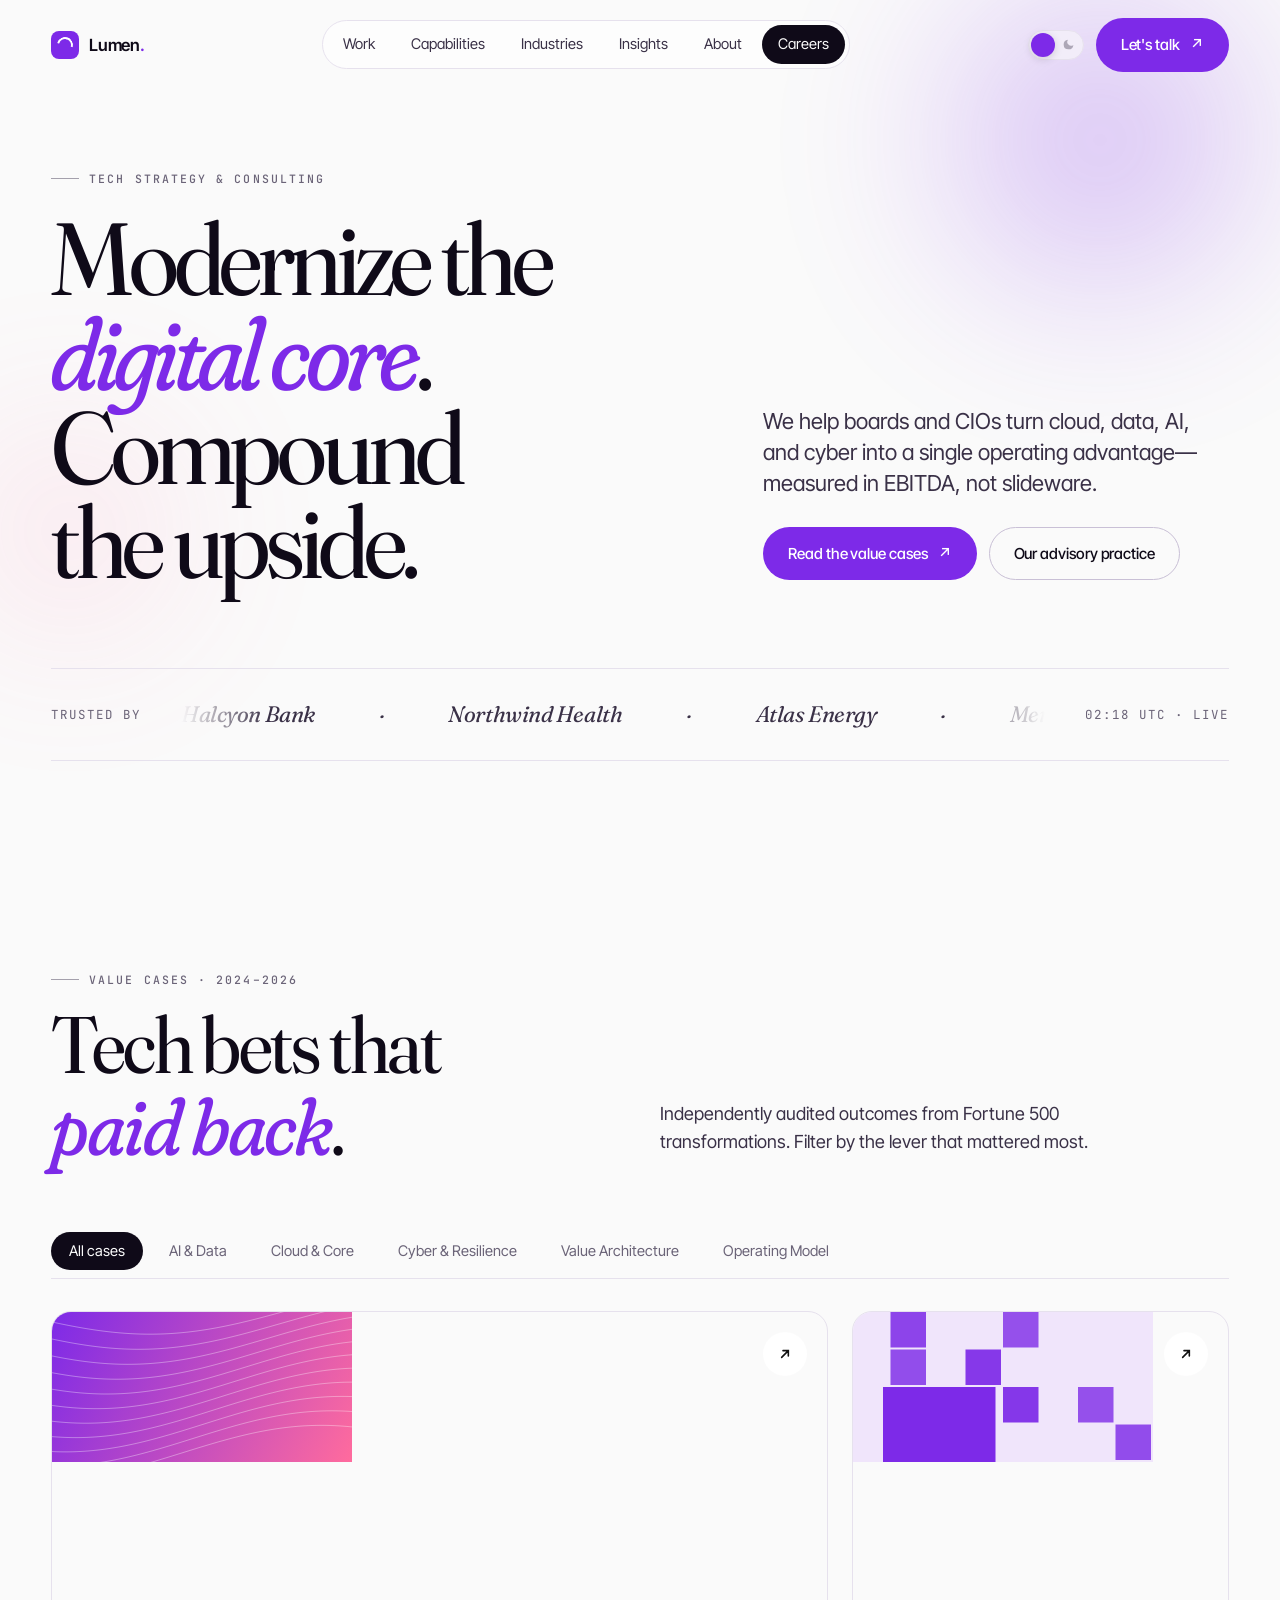
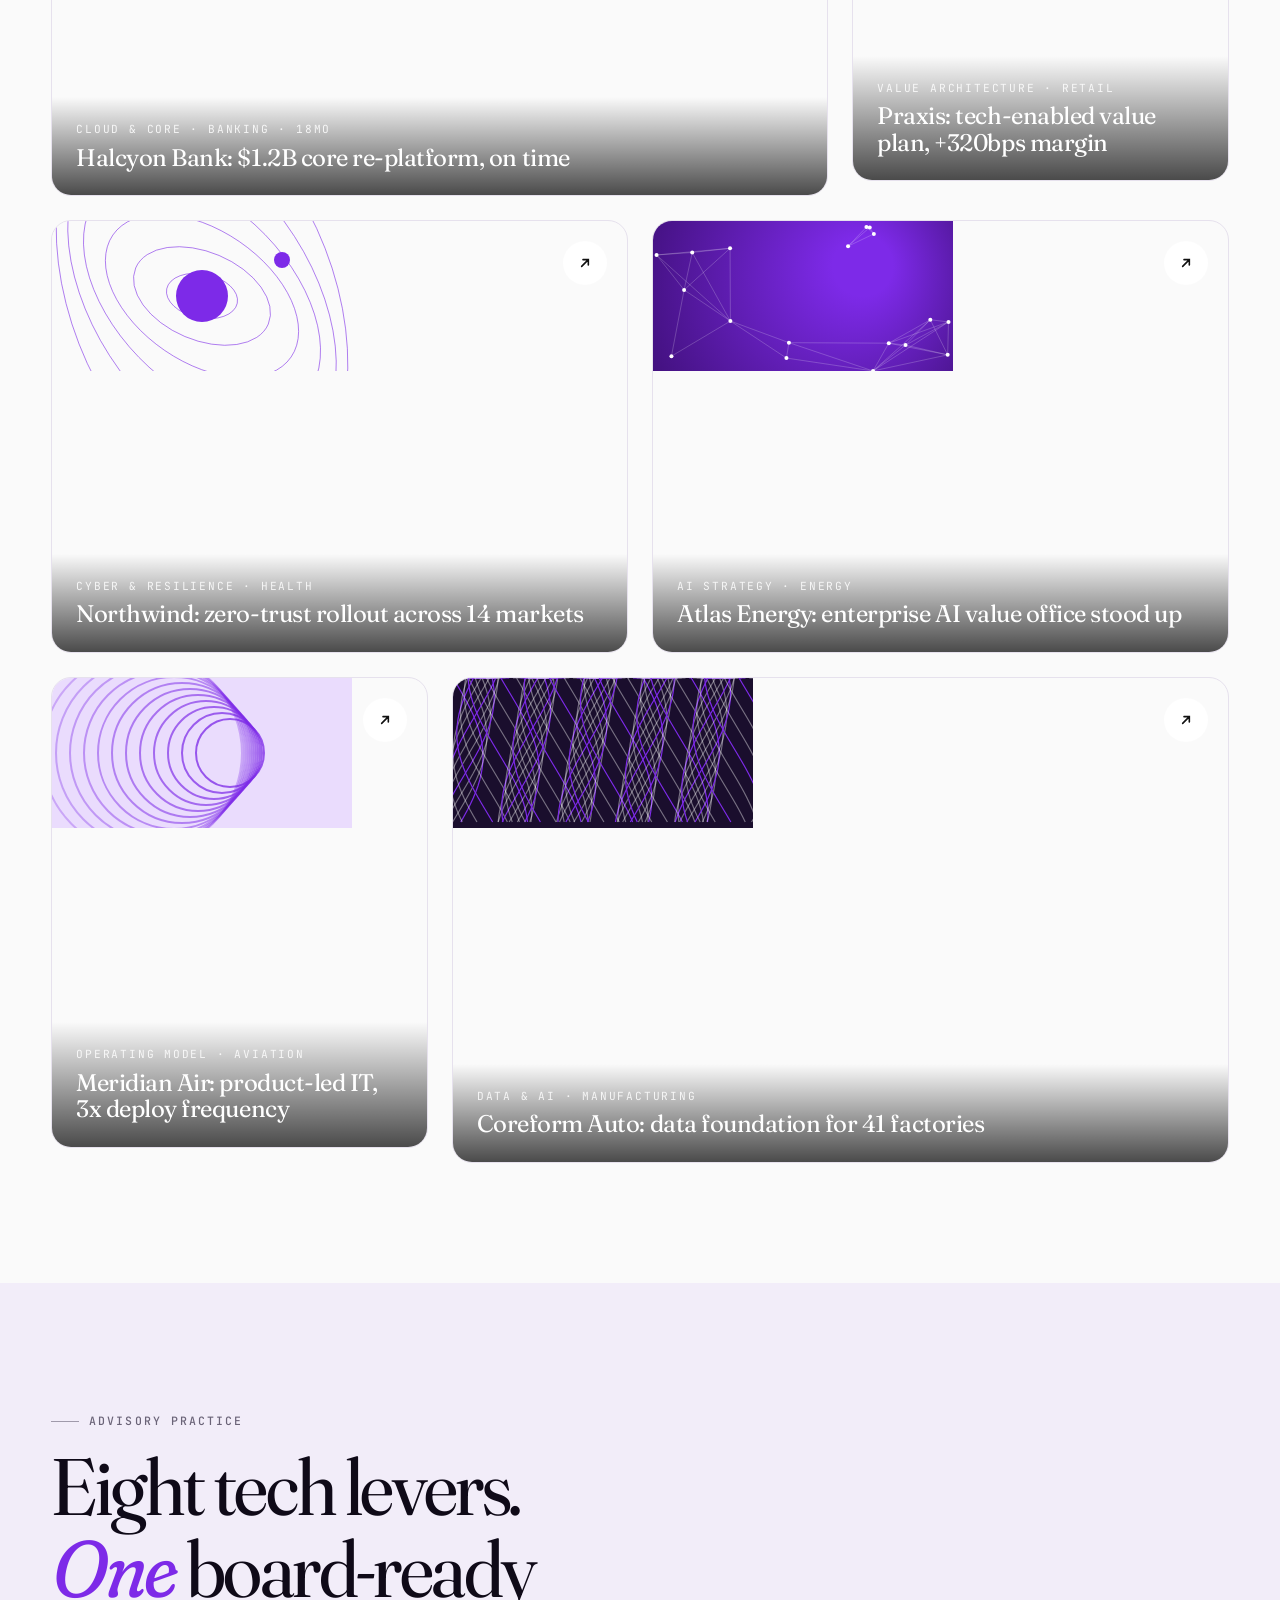
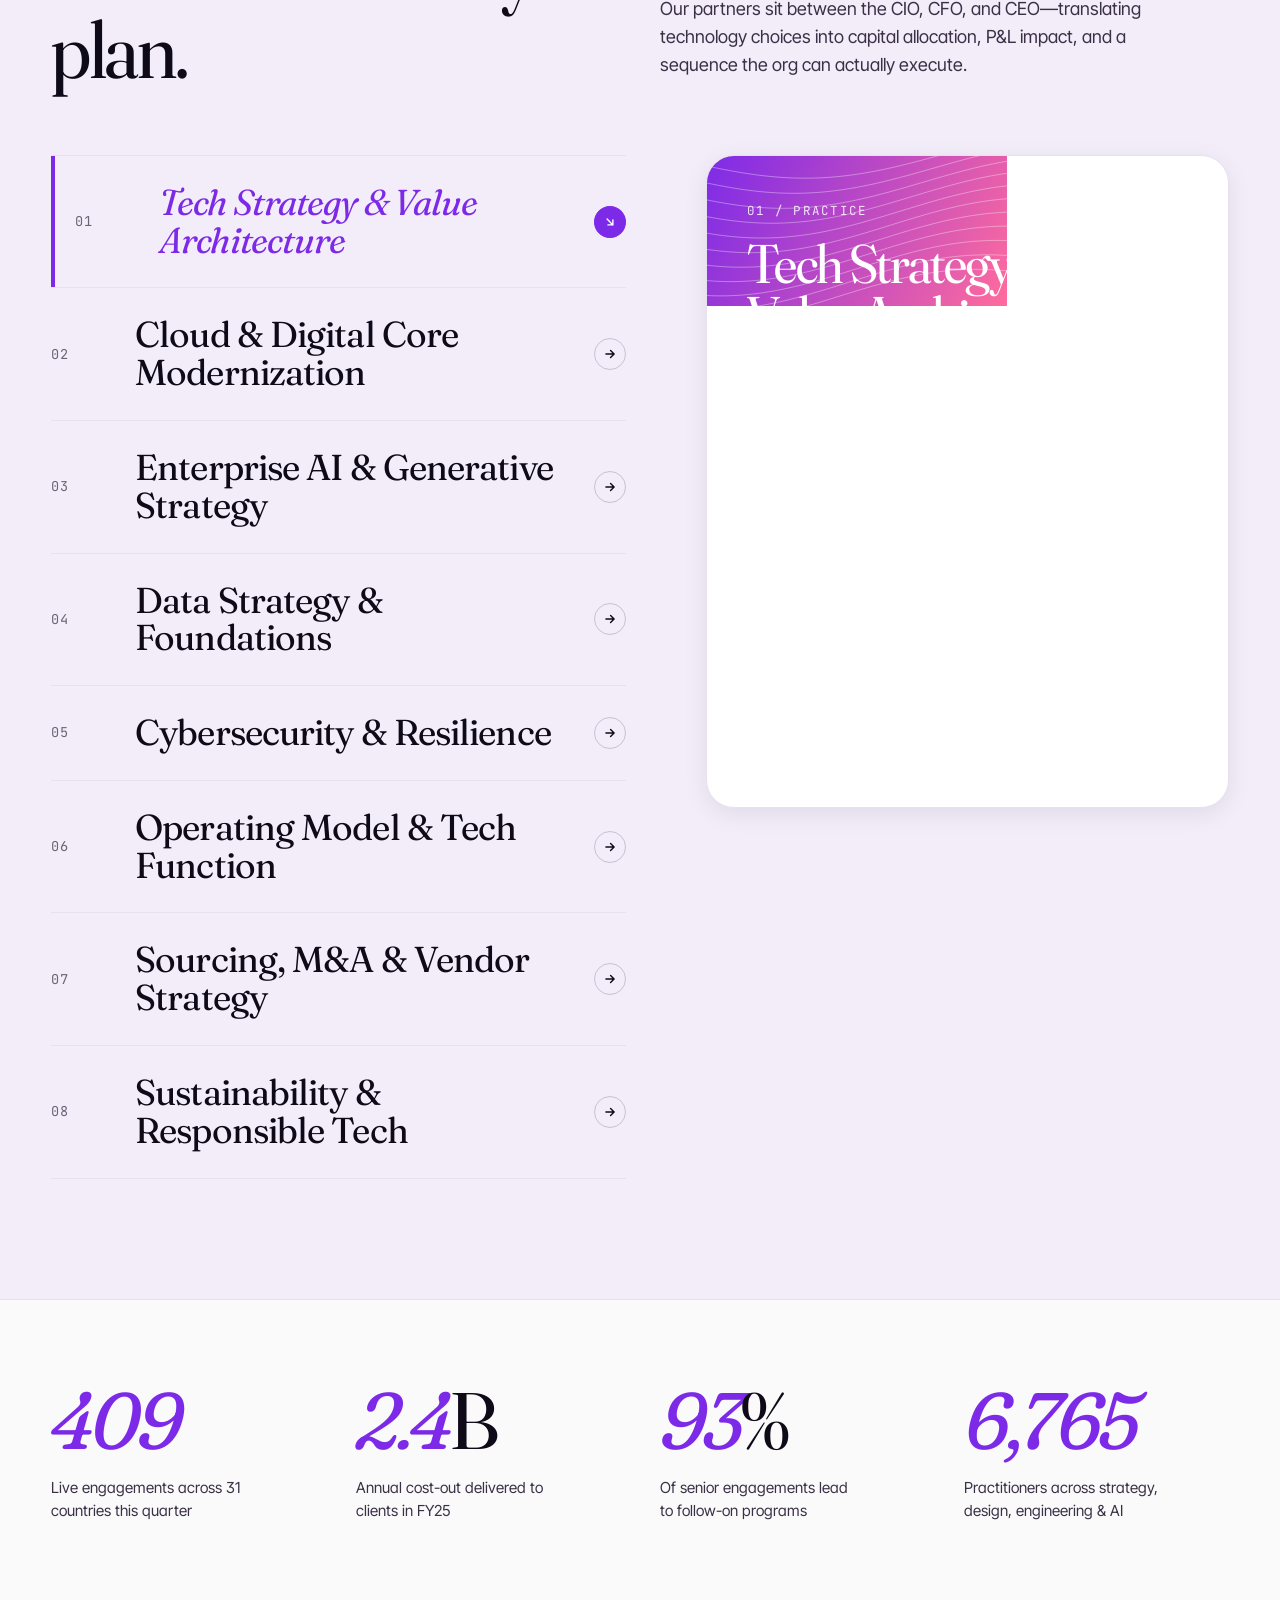
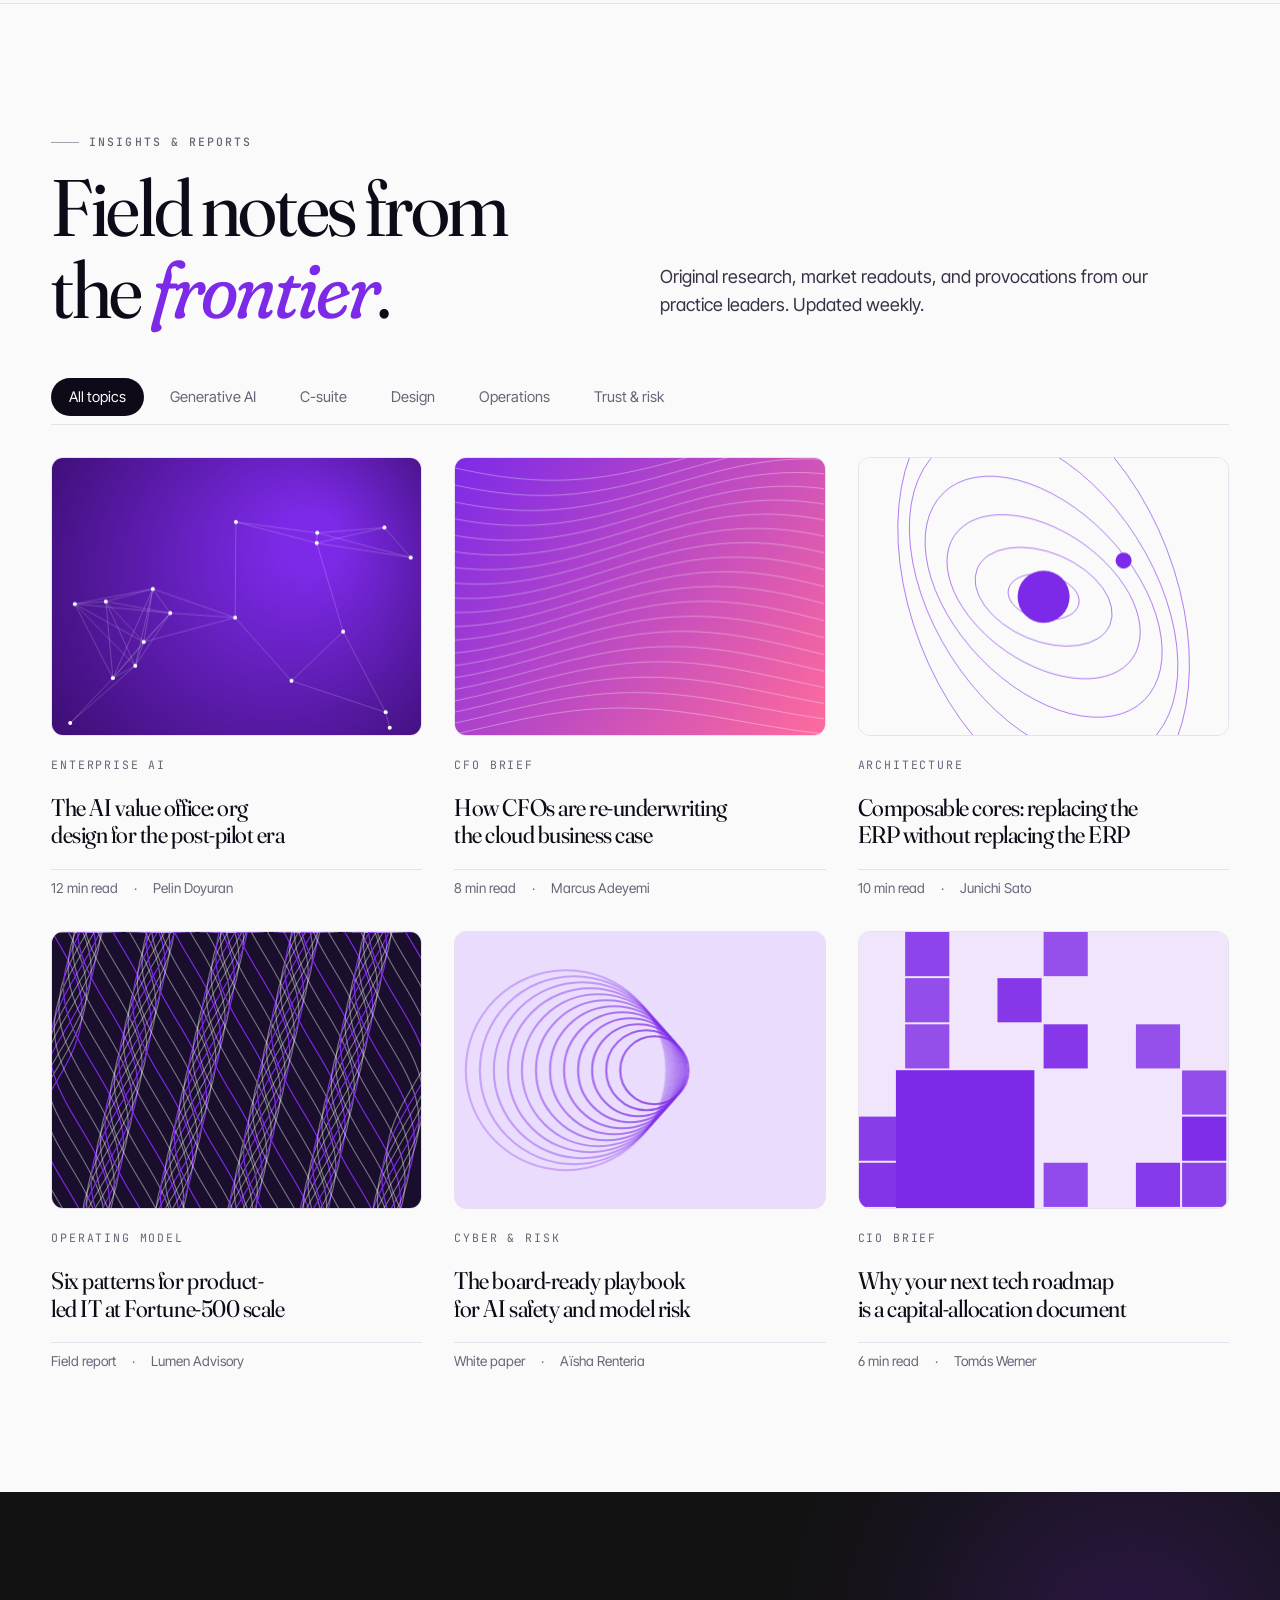
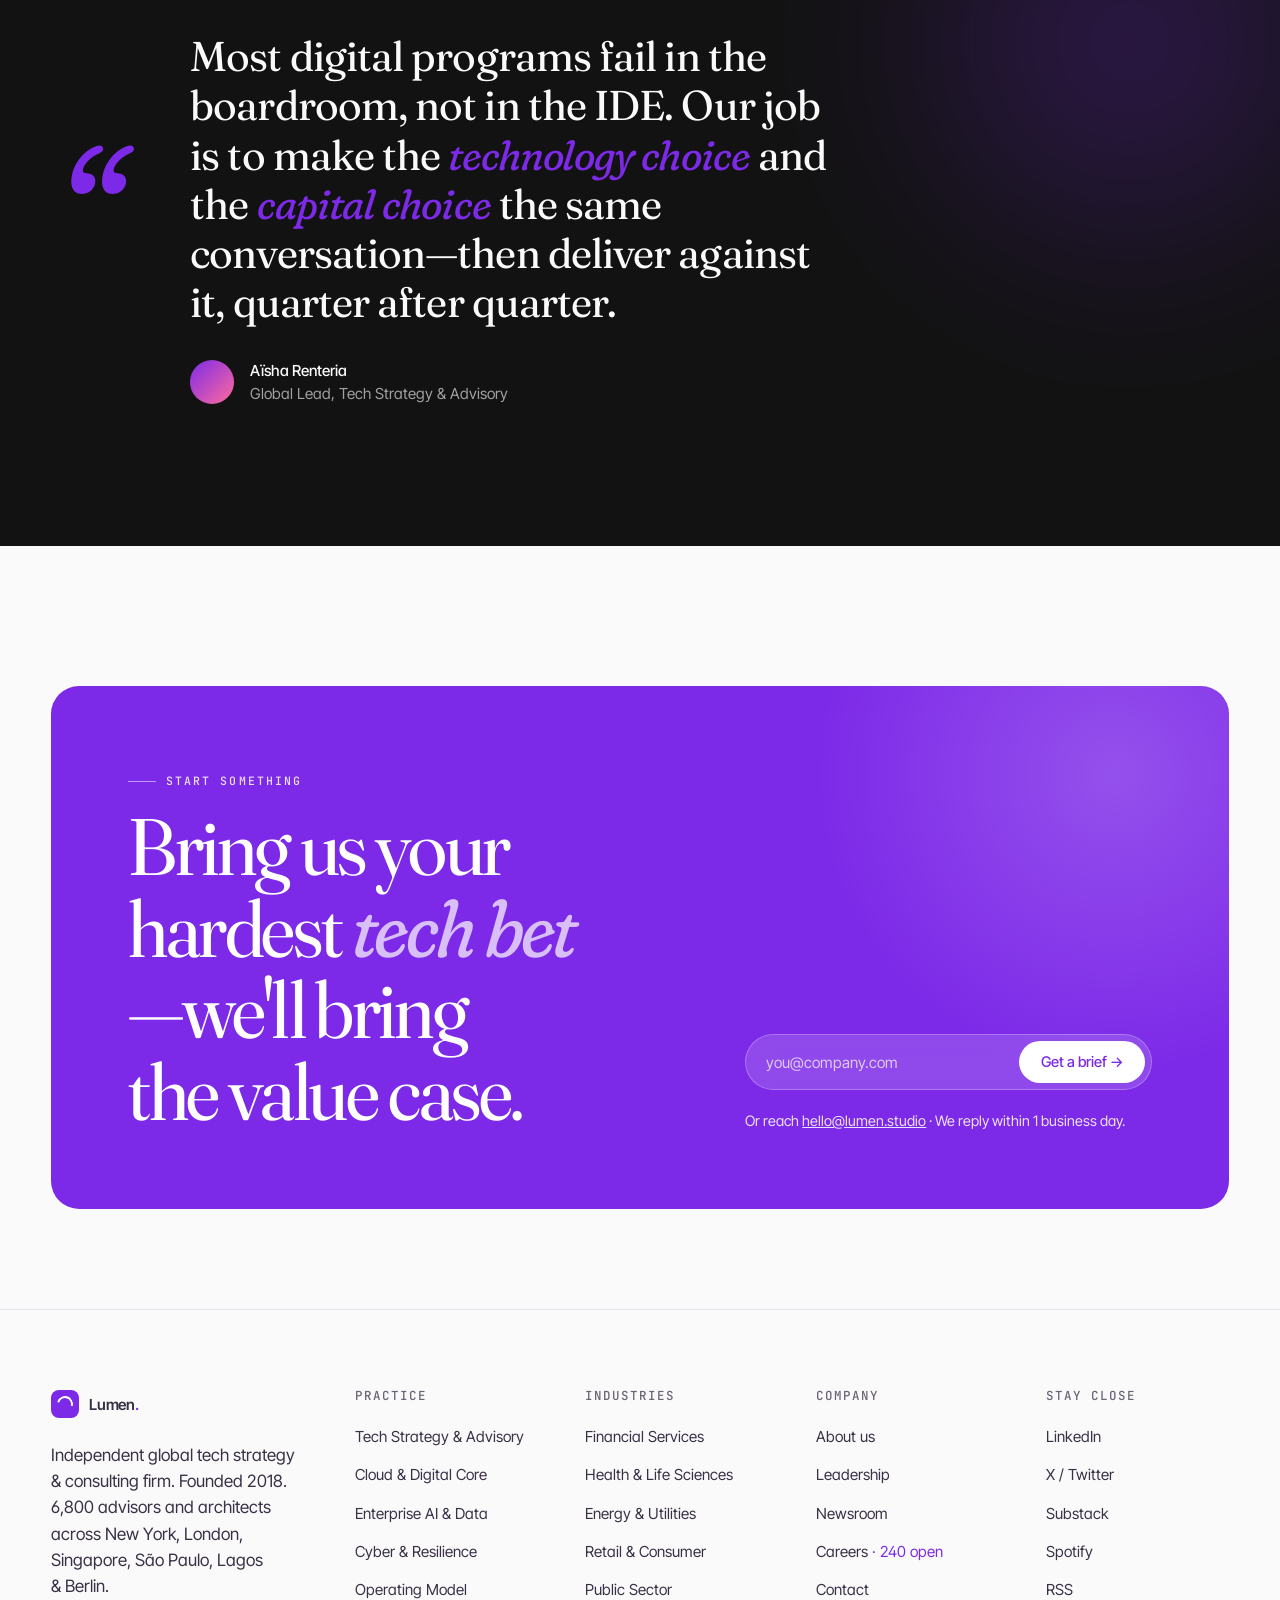
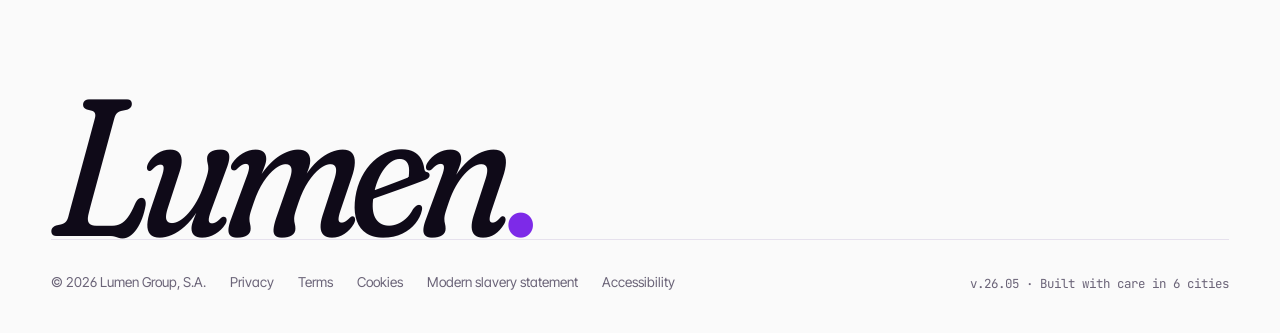
<file: index.html>
<!DOCTYPE html>
<html lang="en" data-theme="light">
<head>
  <meta charset="UTF-8" />
  <meta name="viewport" content="width=device-width, initial-scale=1.0" />
  <title>Lumen &mdash; Tech Strategy &amp; Consulting</title>
  <link rel="preconnect" href="https://fonts.googleapis.com">
  <link rel="preconnect" href="https://fonts.gstatic.com" crossorigin>
  <link href="https://fonts.googleapis.com/css2?family=Fraunces:ital,opsz,wght,SOFT,WONK@0,9..144,300..700,0..100,0..1;1,9..144,300..700,0..100,0..1&family=Inter+Tight:wght@300..700&family=JetBrains+Mono:wght@400;500&display=swap" rel="stylesheet">
  <link rel="stylesheet" href="styles.css" />
  <script>
    // Theme bootstrap (avoid flash)
    (function(){
      try {
        var t = localStorage.getItem('lumen-theme');
        if (t) document.documentElement.setAttribute('data-theme', t);
      } catch(e) {}
    })();
  </script>
  <template id="__bundler_thumbnail" data-bg-color="#FAFAFA">
    <svg viewBox="0 0 1200 800" xmlns="http://www.w3.org/2000/svg">
      <rect width="1200" height="800" fill="#FAFAFA"/>
      <circle cx="950" cy="180" r="220" fill="#7D2AE8" opacity="0.25"/>
      <text x="100" y="500" font-family="Georgia, serif" font-style="italic" font-size="180" fill="#7D2AE8" font-weight="400">Lumen.</text>
      <rect x="100" y="560" width="120" height="3" fill="#0F0A18"/>
      <text x="100" y="620" font-family="monospace" font-size="22" fill="#3A3147" letter-spacing="4">STRATEGY · DESIGN · AI</text>
    </svg>
  </template>
</head>
<body>

<!-- HEADER -->
<header class="site-header" id="siteHeader">
  <div class="container nav-row">
    <a href="#top" class="brand" aria-label="Lumen home">
      <span class="brand-mark" aria-hidden="true"></span>
      <span>Lumen<span style="color:var(--primary)">.</span></span>
    </a>
    <nav aria-label="Primary">
      <ul class="nav-links">
        <li><a href="#work" class="active" data-nav="work">Work</a></li>
        <li><a href="#capabilities" data-nav="capabilities">Capabilities</a></li>
        <li><a href="#industries" data-nav="industries">Industries</a></li>
        <li><a href="#insights" data-nav="insights">Insights</a></li>
        <li><a href="#about" data-nav="about">About</a></li>
        <li><a href="#careers" data-nav="careers">Careers</a></li>
      </ul>
    </nav>
    <div class="nav-actions">
      <button class="theme-toggle" id="themeToggle" aria-label="Toggle dark mode">
        <span class="sun" aria-hidden="true">
          <svg width="14" height="14" viewBox="0 0 24 24" fill="none" stroke="currentColor" stroke-width="2.2" stroke-linecap="round"><circle cx="12" cy="12" r="4"/><path d="M12 2v2M12 20v2M4.93 4.93l1.41 1.41M17.66 17.66l1.41 1.41M2 12h2M20 12h2M4.93 19.07l1.41-1.41M17.66 6.34l1.41-1.41"/></svg>
        </span>
        <span class="moon" aria-hidden="true">
          <svg width="13" height="13" viewBox="0 0 24 24" fill="currentColor"><path d="M21 12.79A9 9 0 1111.21 3 7 7 0 0021 12.79z"/></svg>
        </span>
      </button>
      <a href="#cta" class="btn btn-primary">
        Let's talk
        <span class="arrow" aria-hidden="true">↗</span>
      </a>
    </div>
  </div>
</header>

<main id="top">

  <!-- HERO -->
  <section class="hero">
    <div class="hero-orb hero-orb-1" aria-hidden="true"></div>
    <div class="hero-orb hero-orb-2" aria-hidden="true"></div>
    <div class="container">
      <div class="hero-grid">
        <div>
          <span class="eyebrow reveal">Tech Strategy &amp; Consulting</span>
          <h1 class="hero-headline reveal">
            Modernize the <em>digital core</em>. Compound the upside.
          </h1>
        </div>
        <div class="hero-meta reveal">
          <p class="hero-lede">
            We help boards and CIOs turn cloud, data, AI, and cyber into a single operating advantage&mdash;measured in EBITDA, not slideware.
          </p>
          <div class="hero-cta-row">
            <a href="#work" class="btn btn-primary">
              Read the value cases
              <span class="arrow" aria-hidden="true">↗</span>
            </a>
            <a href="#capabilities" class="btn btn-ghost">
              Our advisory practice
            </a>
          </div>
        </div>
      </div>

      <div class="hero-strip reveal">
        <span class="hero-strip-label">Trusted by</span>
        <div class="logo-marquee">
          <div class="logo-track">
            <span>Halcyon Bank</span><span>·</span>
            <span>Northwind Health</span><span>·</span>
            <span>Atlas Energy</span><span>·</span>
            <span>Meridian Air</span><span>·</span>
            <span>Coreform Auto</span><span>·</span>
            <span>Praxis Retail</span><span>·</span>
            <span>Vellum Studios</span><span>·</span>
            <span>Halcyon Bank</span><span>·</span>
            <span>Northwind Health</span><span>·</span>
            <span>Atlas Energy</span><span>·</span>
            <span>Meridian Air</span><span>·</span>
            <span>Coreform Auto</span><span>·</span>
            <span>Praxis Retail</span><span>·</span>
            <span>Vellum Studios</span><span>·</span>
          </div>
        </div>
        <span class="hero-strip-label" id="liveTime">— UTC</span>
      </div>
    </div>
  </section>

  <!-- FEATURED WORK -->
  <section class="section" id="work">
    <div class="container">
      <div class="section-head">
        <div>
          <span class="eyebrow reveal">Value cases · 2024–2026</span>
          <h2 class="reveal">Tech bets that <em style="font-style:italic;color:var(--primary);font-variation-settings:'SOFT' 100,'WONK' 1">paid back</em>.</h2>
        </div>
        <p class="head-meta reveal">
          Independently audited outcomes from Fortune 500 transformations. Filter by the lever that mattered most.
        </p>
      </div>

      <div class="insights-tabs reveal" id="workFilter" role="tablist">
        <button class="insights-tab active" data-filter="all">All cases</button>
        <button class="insights-tab" data-filter="ai">AI &amp; Data</button>
        <button class="insights-tab" data-filter="banking">Cloud &amp; Core</button>
        <button class="insights-tab" data-filter="health">Cyber &amp; Resilience</button>
        <button class="insights-tab" data-filter="brand">Value Architecture</button>
        <button class="insights-tab" data-filter="cx">Operating Model</button>
      </div>

      <div class="work-grid" id="workGrid"></div>
    </div>
  </section>

  <!-- CAPABILITIES -->
  <section class="capabilities" id="capabilities">
    <div class="container">
      <div class="section-head">
        <div>
          <span class="eyebrow reveal">Advisory practice</span>
          <h2 class="reveal">Eight tech levers.<br/><em style="font-style:italic;color:var(--primary);font-variation-settings:'SOFT' 100,'WONK' 1">One</em> board-ready plan.</h2>
        </div>
        <p class="head-meta reveal">
          Our partners sit between the CIO, CFO, and CEO&mdash;translating technology choices into capital allocation, P&amp;L impact, and a sequence the org can actually execute.
        </p>
      </div>

      <div class="cap-grid">
        <ol class="cap-list" id="capList"></ol>
        <div class="cap-preview" id="capPreview"></div>
      </div>
    </div>
  </section>

  <!-- STATS -->
  <section class="stats-band">
    <div class="container">
      <div class="stats-grid">
        <div class="stat-cell reveal">
          <div class="stat-num" data-count="412"><em>0</em></div>
          <div class="stat-label">Live engagements across 31 countries this quarter</div>
        </div>
        <div class="stat-cell reveal">
          <div class="stat-num"><em data-count="2.4">0</em>B</div>
          <div class="stat-label">Annual cost-out delivered to clients in FY25</div>
        </div>
        <div class="stat-cell reveal">
          <div class="stat-num" data-count="94"><em>0</em>%</div>
          <div class="stat-label">Of senior engagements lead to follow-on programs</div>
        </div>
        <div class="stat-cell reveal">
          <div class="stat-num" data-count="6800"><em>0</em></div>
          <div class="stat-label">Practitioners across strategy, design, engineering &amp; AI</div>
        </div>
      </div>
    </div>
  </section>

  <!-- INSIGHTS -->
  <section class="section insights" id="insights">
    <div class="container">
      <div class="section-head">
        <div>
          <span class="eyebrow reveal">Insights &amp; reports</span>
          <h2 class="reveal">Field notes from the <em style="font-style:italic;color:var(--primary);font-variation-settings:'SOFT' 100,'WONK' 1">frontier</em>.</h2>
        </div>
        <p class="head-meta reveal">
          Original research, market readouts, and provocations from our practice leaders. Updated weekly.
        </p>
      </div>
      <div class="insights-tabs reveal" id="insightsFilter">
        <button class="insights-tab active" data-topic="all">All topics</button>
        <button class="insights-tab" data-topic="ai">Generative AI</button>
        <button class="insights-tab" data-topic="leadership">C-suite</button>
        <button class="insights-tab" data-topic="design">Design</button>
        <button class="insights-tab" data-topic="ops">Operations</button>
        <button class="insights-tab" data-topic="trust">Trust &amp; risk</button>
      </div>
      <div class="articles-grid" id="articlesGrid"></div>
    </div>
  </section>

  <!-- MANIFESTO -->
  <section class="manifesto" id="about">
    <div class="container">
      <div class="manifesto-grid">
        <div class="quote-mark" aria-hidden="true">&ldquo;</div>
        <div>
          <p class="quote-text">
            Most digital programs fail in the boardroom, not in the IDE. Our job is to make the <em>technology choice</em> and the <em>capital choice</em> the same conversation&mdash;then deliver against it, quarter after quarter.
          </p>
          <div class="quote-attribution">
            <div class="attribution-avatar" aria-hidden="true"></div>
            <div>
              <div class="attribution-name">Aïsha Renteria</div>
              <div class="attribution-role">Global Lead, Tech Strategy &amp; Advisory</div>
            </div>
          </div>
        </div>
      </div>
    </div>
  </section>

  <!-- CTA -->
  <section class="cta" id="cta">
    <div class="container">
      <div class="cta-card">
        <div>
          <span class="eyebrow reveal" style="color:rgba(255,255,255,0.85)">Start something</span>
          <h2 class="reveal" style="margin-top:16px">
            Bring us your hardest <em>tech bet</em>—we'll bring the value case.
          </h2>
        </div>
        <div class="cta-actions reveal">
          <form class="newsletter" id="newsletterForm" novalidate>
            <input type="email" id="newsletterEmail" placeholder="you@company.com" aria-label="Email" required />
            <button type="submit" id="newsletterBtn">Get a brief →</button>
          </form>
          <div style="opacity:.85;font-size:0.9rem">
            Or reach <a href="#" style="text-decoration:underline">hello@lumen.studio</a> · We reply within 1 business day.
          </div>
        </div>
      </div>
    </div>
  </section>

</main>

<!-- FOOTER -->
<footer class="site-footer" id="careers">
  <div class="container">
    <div class="footer-grid">
      <div class="footer-col footer-brand">
        <a href="#top" class="brand">
          <span class="brand-mark" aria-hidden="true"></span>
          <span>Lumen<span style="color:var(--primary)">.</span></span>
        </a>
        <p>Independent global tech strategy &amp; consulting firm. Founded 2018. 6,800 advisors and architects across New York, London, Singapore, São Paulo, Lagos &amp; Berlin.</p>
      </div>
      <div class="footer-col">
        <h5>Practice</h5>
        <ul>
          <li><a href="#">Tech Strategy &amp; Advisory</a></li>
          <li><a href="#">Cloud &amp; Digital Core</a></li>
          <li><a href="#">Enterprise AI &amp; Data</a></li>
          <li><a href="#">Cyber &amp; Resilience</a></li>
          <li><a href="#">Operating Model</a></li>
        </ul>
      </div>
      <div class="footer-col">
        <h5>Industries</h5>
        <ul>
          <li><a href="#">Financial Services</a></li>
          <li><a href="#">Health &amp; Life Sciences</a></li>
          <li><a href="#">Energy &amp; Utilities</a></li>
          <li><a href="#">Retail &amp; Consumer</a></li>
          <li><a href="#">Public Sector</a></li>
        </ul>
      </div>
      <div class="footer-col">
        <h5>Company</h5>
        <ul>
          <li><a href="#">About us</a></li>
          <li><a href="#">Leadership</a></li>
          <li><a href="#">Newsroom</a></li>
          <li><a href="#">Careers <span style="color:var(--primary)">· 240 open</span></a></li>
          <li><a href="#">Contact</a></li>
        </ul>
      </div>
      <div class="footer-col">
        <h5>Stay close</h5>
        <ul>
          <li><a href="#">LinkedIn</a></li>
          <li><a href="#">X / Twitter</a></li>
          <li><a href="#">Substack</a></li>
          <li><a href="#">Spotify</a></li>
          <li><a href="#">RSS</a></li>
        </ul>
      </div>
    </div>

    <div class="mega-mark" aria-hidden="true">Lumen<span>.</span></div>

    <div class="footer-bottom">
      <div class="footer-legal">
        <span>© 2026 Lumen Group, S.A.</span>
        <a href="#">Privacy</a>
        <a href="#">Terms</a>
        <a href="#">Cookies</a>
        <a href="#">Modern slavery statement</a>
        <a href="#">Accessibility</a>
      </div>
      <div class="footer-legal" style="font-family:'JetBrains Mono',monospace;font-size:0.78rem">
        v.26.05 · Built with care in 6 cities
      </div>
    </div>
  </div>
</footer>

<script src="script.js"></script>
</body>
</html>
</file>
<file: styles.css>
/* ============================================
   INNOVATION PURPLE — Design System
   ============================================ */

:root {
  /* Brand */
  --purple-light: #7D2AE8;        /* Royal Purple — light mode primary */
  --purple-dark: #BB86FC;         /* Neon Lilac — dark mode primary */
  --purple-50: #F5EEFE;
  --purple-100: #EADCFD;
  --purple-200: #D4B8FB;
  --purple-300: #B385F4;
  --purple-400: #9655EE;
  --purple-500: #7D2AE8;
  --purple-600: #6919C9;
  --purple-700: #5511A3;
  --purple-800: #420C7E;
  --purple-900: #2E085A;

  /* Light mode tokens */
  --bg: #FAFAFA;
  --bg-elev: #FFFFFF;
  --bg-tint: #F2EDF9;
  --bg-inverse: #121212;
  --fg: #0F0A18;
  --fg-2: #3A3147;
  --fg-3: #6B6478;
  --fg-on-inverse: #FAFAFA;
  --border: #E6E1ED;
  --border-strong: #C9C0D6;
  --primary: var(--purple-light);
  --primary-hover: #6919C9;
  --primary-fg: #FFFFFF;
  --accent-soft: #F0E5FB;

  /* Type scale (clamp-based) */
  --text-xs: 0.75rem;
  --text-sm: 0.875rem;
  --text-base: 1rem;
  --text-lg: 1.125rem;
  --text-xl: 1.375rem;
  --text-2xl: clamp(1.5rem, 1.2vw + 1.2rem, 1.875rem);
  --text-3xl: clamp(1.875rem, 1.6vw + 1.4rem, 2.5rem);
  --text-4xl: clamp(2.25rem, 2.4vw + 1.6rem, 3.5rem);
  --text-5xl: clamp(3rem, 4vw + 1.8rem, 5rem);
  --text-6xl: clamp(3.5rem, 6vw + 2rem, 7rem);
  --text-display: clamp(4rem, 9vw + 1rem, 10rem);

  /* Spacing */
  --sp-1: 4px;
  --sp-2: 8px;
  --sp-3: 12px;
  --sp-4: 16px;
  --sp-5: 24px;
  --sp-6: 32px;
  --sp-7: 48px;
  --sp-8: 64px;
  --sp-9: 96px;
  --sp-10: 128px;

  /* Radii */
  --r-sm: 6px;
  --r-md: 12px;
  --r-lg: 20px;
  --r-xl: 28px;
  --r-pill: 999px;

  /* Shadows */
  --shadow-sm: 0 1px 2px rgba(15, 10, 24, 0.04), 0 2px 8px rgba(15, 10, 24, 0.04);
  --shadow-md: 0 6px 24px rgba(15, 10, 24, 0.08);
  --shadow-lg: 0 24px 60px rgba(45, 8, 90, 0.18);
  --shadow-glow: 0 20px 60px rgba(125, 42, 232, 0.28);

  /* Motion */
  --ease: cubic-bezier(0.2, 0.7, 0.2, 1);
  --ease-spring: cubic-bezier(0.34, 1.56, 0.64, 1);

  /* Layout */
  --container: 1360px;
  --gutter: clamp(20px, 4vw, 56px);

  color-scheme: light;
}

[data-theme="dark"] {
  --bg: #121212;
  --bg-elev: #1A1620;
  --bg-tint: #221A2E;
  --bg-inverse: #FAFAFA;
  --fg: #F4EFFA;
  --fg-2: #C8BED6;
  --fg-3: #8E8499;
  --fg-on-inverse: #121212;
  --border: #2A2334;
  --border-strong: #3E3548;
  --primary: var(--purple-dark);
  --primary-hover: #D2A8FF;
  --primary-fg: #1A0E2D;
  --accent-soft: #261A38;

  --shadow-sm: 0 1px 2px rgba(0,0,0,0.3), 0 2px 8px rgba(0,0,0,0.3);
  --shadow-md: 0 6px 24px rgba(0,0,0,0.4);
  --shadow-lg: 0 24px 60px rgba(0,0,0,0.55);
  --shadow-glow: 0 20px 80px rgba(187, 134, 252, 0.35);

  color-scheme: dark;
}

/* ============================================
   Reset + base
   ============================================ */
*, *::before, *::after { box-sizing: border-box; }
html { scroll-behavior: smooth; }
body {
  margin: 0;
  font-family: 'Inter Tight', 'Inter', -apple-system, BlinkMacSystemFont, system-ui, sans-serif;
  font-feature-settings: "ss01", "cv11";
  background: var(--bg);
  color: var(--fg);
  font-size: 17px;
  line-height: 1.55;
  -webkit-font-smoothing: antialiased;
  text-rendering: optimizeLegibility;
  transition: background 0.5s var(--ease), color 0.5s var(--ease);
  overflow-x: hidden;
}

h1, h2, h3, h4, h5 {
  font-family: 'Fraunces', 'Times New Roman', Georgia, serif;
  font-weight: 400;
  letter-spacing: -0.02em;
  line-height: 1.02;
  margin: 0;
  text-wrap: balance;
  font-variation-settings: "SOFT" 30, "WONK" 0, "opsz" 144;
}
h1 { font-size: var(--text-6xl); letter-spacing: -0.035em; }
h2 { font-size: var(--text-5xl); letter-spacing: -0.03em; }
h3 { font-size: var(--text-3xl); }
h4 { font-size: var(--text-2xl); }

p { margin: 0; text-wrap: pretty; }

a { color: inherit; text-decoration: none; }

img { max-width: 100%; display: block; }

button {
  font-family: inherit;
  font-size: inherit;
  border: none;
  background: none;
  cursor: pointer;
  color: inherit;
}

::selection { background: var(--primary); color: var(--primary-fg); }

.container {
  max-width: var(--container);
  margin: 0 auto;
  padding: 0 var(--gutter);
}

.eyebrow {
  font-family: 'JetBrains Mono', 'IBM Plex Mono', ui-monospace, monospace;
  font-size: 0.72rem;
  letter-spacing: 0.18em;
  text-transform: uppercase;
  font-weight: 500;
  color: var(--fg-3);
  display: inline-flex;
  align-items: center;
  gap: 10px;
}
.eyebrow::before {
  content: "";
  width: 28px;
  height: 1px;
  background: currentColor;
  opacity: 0.6;
}

/* ============================================
   Buttons
   ============================================ */
.btn {
  display: inline-flex;
  align-items: center;
  gap: 10px;
  padding: 14px 24px;
  border-radius: var(--r-pill);
  font-weight: 500;
  font-size: 0.95rem;
  letter-spacing: -0.005em;
  transition: transform 0.4s var(--ease), background 0.3s var(--ease), color 0.3s var(--ease), box-shadow 0.3s var(--ease);
  white-space: nowrap;
  cursor: pointer;
  border: 1px solid transparent;
}
.btn-primary {
  background: var(--primary);
  color: var(--primary-fg);
}
.btn-primary:hover {
  background: var(--primary-hover);
  transform: translateY(-2px);
  box-shadow: var(--shadow-glow);
}
.btn-ghost {
  background: transparent;
  color: var(--fg);
  border-color: var(--border-strong);
}
.btn-ghost:hover {
  background: var(--fg);
  color: var(--bg);
  border-color: var(--fg);
}
.btn-inverse {
  background: var(--fg);
  color: var(--bg);
}
.btn-inverse:hover {
  background: var(--primary);
  color: var(--primary-fg);
  transform: translateY(-2px);
}
.btn .arrow {
  transition: transform 0.4s var(--ease);
  display: inline-block;
}
.btn:hover .arrow { transform: translate(4px, -4px); }

/* ============================================
   Header / Nav
   ============================================ */
.site-header {
  position: fixed;
  top: 0; left: 0; right: 0;
  z-index: 100;
  padding: 18px 0;
  transition: background 0.4s var(--ease), backdrop-filter 0.4s var(--ease), border-color 0.4s var(--ease);
  border-bottom: 1px solid transparent;
}
.site-header.scrolled {
  background: color-mix(in oklab, var(--bg) 75%, transparent);
  backdrop-filter: saturate(160%) blur(18px);
  -webkit-backdrop-filter: saturate(160%) blur(18px);
  border-bottom-color: var(--border);
}
.nav-row {
  display: flex;
  align-items: center;
  justify-content: space-between;
  gap: 32px;
}
.brand {
  display: inline-flex;
  align-items: center;
  gap: 10px;
  font-weight: 600;
  font-size: 1.05rem;
  letter-spacing: -0.02em;
}
.brand-mark {
  width: 28px; height: 28px;
  border-radius: 8px;
  background: var(--primary);
  position: relative;
  overflow: hidden;
}
.brand-mark::after {
  content: "";
  position: absolute; inset: 6px;
  border: 2px solid var(--primary-fg);
  border-radius: 50%;
  border-bottom-color: transparent;
  border-left-color: transparent;
  transform: rotate(-30deg);
}
.nav-links {
  display: flex;
  gap: 4px;
  list-style: none;
  margin: 0;
  padding: 4px;
  border-radius: var(--r-pill);
  border: 1px solid var(--border);
  background: color-mix(in oklab, var(--bg-elev) 60%, transparent);
}
.nav-links a {
  display: inline-block;
  padding: 8px 16px;
  border-radius: var(--r-pill);
  font-size: 0.92rem;
  color: var(--fg-2);
  transition: color 0.3s var(--ease), background 0.3s var(--ease);
  position: relative;
}
.nav-links a:hover { color: var(--fg); }
.nav-links a.active {
  background: var(--fg);
  color: var(--bg);
}
.nav-actions {
  display: flex;
  align-items: center;
  gap: 12px;
}

/* Theme toggle */
.theme-toggle {
  width: 56px; height: 30px;
  border-radius: var(--r-pill);
  background: var(--bg-tint);
  border: 1px solid var(--border);
  position: relative;
  cursor: pointer;
  transition: background 0.3s var(--ease), border-color 0.3s var(--ease);
  flex-shrink: 0;
}
.theme-toggle::after {
  content: "";
  position: absolute;
  top: 2px; left: 2px;
  width: 24px; height: 24px;
  border-radius: 50%;
  background: var(--primary);
  transition: transform 0.5s var(--ease-spring), background 0.3s var(--ease);
  box-shadow: 0 2px 8px rgba(0,0,0,0.15);
}
[data-theme="dark"] .theme-toggle::after { transform: translateX(26px); }
.theme-toggle .sun, .theme-toggle .moon {
  position: absolute;
  top: 50%; transform: translateY(-50%);
  width: 14px; height: 14px;
  display: flex; align-items: center; justify-content: center;
  color: var(--fg-3);
  transition: opacity 0.3s var(--ease);
  pointer-events: none;
}
.theme-toggle .sun { left: 7px; opacity: 1; }
.theme-toggle .moon { right: 7px; opacity: 0.5; }
[data-theme="dark"] .theme-toggle .sun { opacity: 0.5; }
[data-theme="dark"] .theme-toggle .moon { opacity: 1; color: var(--primary-fg); }

/* ============================================
   Hero
   ============================================ */
.hero {
  padding: 160px 0 80px;
  position: relative;
  overflow: hidden;
}
.hero-grid {
  display: grid;
  grid-template-columns: 1.4fr 1fr;
  gap: 60px;
  align-items: end;
}
.hero-headline {
  font-size: clamp(3rem, 8vw, 7rem);
  line-height: 0.92;
  letter-spacing: -0.045em;
  margin: 24px 0 0;
}
.hero-headline em {
  font-style: italic;
  font-variation-settings: "SOFT" 100, "WONK" 1, "opsz" 144;
  color: var(--primary);
}
.hero-meta {
  display: flex;
  flex-direction: column;
  gap: 28px;
  padding-bottom: 8px;
}
.hero-lede {
  font-size: var(--text-xl);
  color: var(--fg-2);
  max-width: 38ch;
  line-height: 1.4;
}
.hero-cta-row {
  display: flex;
  gap: 12px;
  flex-wrap: wrap;
}
.hero-strip {
  margin-top: 80px;
  padding: 28px 0;
  border-top: 1px solid var(--border);
  border-bottom: 1px solid var(--border);
  display: grid;
  grid-template-columns: auto 1fr auto;
  gap: 40px;
  align-items: center;
}
.hero-strip-label {
  font-family: 'JetBrains Mono', monospace;
  font-size: 0.78rem;
  text-transform: uppercase;
  letter-spacing: 0.16em;
  color: var(--fg-3);
}
.logo-marquee {
  overflow: hidden;
  position: relative;
  mask-image: linear-gradient(to right, transparent, black 10%, black 90%, transparent);
}
.logo-track {
  display: flex;
  gap: 64px;
  animation: marquee 32s linear infinite;
  width: max-content;
}
.logo-track span {
  font-family: 'Fraunces', serif;
  font-size: 1.4rem;
  letter-spacing: -0.02em;
  color: var(--fg-2);
  white-space: nowrap;
  font-style: italic;
}
@keyframes marquee {
  to { transform: translateX(-50%); }
}

/* Hero ambient art */
.hero-orb {
  position: absolute;
  pointer-events: none;
  border-radius: 50%;
  filter: blur(80px);
  opacity: 0.6;
  z-index: -1;
}
.hero-orb-1 {
  width: 520px; height: 520px;
  background: radial-gradient(circle, var(--primary), transparent 60%);
  top: -120px; right: -80px;
  opacity: 0.35;
}
[data-theme="dark"] .hero-orb-1 { opacity: 0.45; }
.hero-orb-2 {
  width: 380px; height: 380px;
  background: radial-gradient(circle, #FF6B9D, transparent 60%);
  bottom: 120px; left: -120px;
  opacity: 0.18;
}
[data-theme="dark"] .hero-orb-2 { opacity: 0.22; background: radial-gradient(circle, #6C2BD9, transparent 60%); }

/* ============================================
   Section primitives
   ============================================ */
section { position: relative; }
.section {
  padding: 120px 0;
}
.section-head {
  display: grid;
  grid-template-columns: 1fr 1fr;
  gap: 40px;
  align-items: end;
  margin-bottom: 64px;
}
.section-head h2 {
  margin: 16px 0 0;
}
.section-head .head-meta {
  font-size: var(--text-lg);
  color: var(--fg-2);
  max-width: 50ch;
  padding-bottom: 12px;
}

/* ============================================
   Featured Work
   ============================================ */
.work-grid {
  display: grid;
  grid-template-columns: repeat(6, 1fr);
  gap: 24px;
}
.work-card {
  position: relative;
  border-radius: var(--r-lg);
  overflow: hidden;
  cursor: pointer;
  transition: transform 0.6s var(--ease);
  isolation: isolate;
  border: 1px solid var(--border);
}
.work-card:hover { transform: translateY(-6px); }
.work-card.lg { grid-column: span 4; aspect-ratio: 16/10; }
.work-card.sm { grid-column: span 2; aspect-ratio: 4/5; }
.work-card.md { grid-column: span 3; aspect-ratio: 4/3; }

.work-canvas {
  position: absolute; inset: 0;
  z-index: 0;
  transition: transform 0.8s var(--ease), filter 0.6s var(--ease);
}
.work-card:hover .work-canvas { transform: scale(1.05); }

.work-meta {
  position: absolute;
  inset: auto 0 0 0;
  padding: 24px;
  z-index: 2;
  display: flex;
  flex-direction: column;
  gap: 6px;
  color: white;
  background: linear-gradient(to top, rgba(0,0,0,0.7) 0%, rgba(0,0,0,0) 100%);
}
.work-tag {
  font-family: 'JetBrains Mono', monospace;
  font-size: 0.7rem;
  letter-spacing: 0.16em;
  text-transform: uppercase;
  opacity: 0.85;
}
.work-title {
  font-family: 'Fraunces', serif;
  font-size: 1.5rem;
  letter-spacing: -0.02em;
  line-height: 1.1;
}
.work-card .corner-arrow {
  position: absolute;
  top: 20px; right: 20px;
  width: 44px; height: 44px;
  border-radius: 50%;
  background: rgba(255,255,255,0.95);
  color: #111;
  display: grid; place-items: center;
  z-index: 3;
  transition: transform 0.5s var(--ease-spring), background 0.3s var(--ease);
}
.work-card:hover .corner-arrow {
  transform: rotate(-45deg) scale(1.1);
  background: var(--primary);
  color: var(--primary-fg);
}

/* ============================================
   Capabilities (interactive list)
   ============================================ */
.capabilities {
  background: var(--bg-tint);
  padding: 120px 0;
}
[data-theme="dark"] .capabilities { background: #0C0814; }
.cap-grid {
  display: grid;
  grid-template-columns: 1.1fr 1fr;
  gap: 80px;
  align-items: start;
}
.cap-list {
  list-style: none;
  margin: 0; padding: 0;
  border-top: 1px solid var(--border);
}
.cap-item {
  border-bottom: 1px solid var(--border);
  padding: 28px 0;
  display: grid;
  grid-template-columns: 60px 1fr auto;
  align-items: center;
  gap: 24px;
  cursor: pointer;
  transition: padding 0.4s var(--ease), background 0.4s var(--ease);
  position: relative;
}
.cap-item:hover { padding-left: 24px; }
.cap-item::before {
  content: "";
  position: absolute;
  left: 0; top: 0;
  width: 0; height: 100%;
  background: var(--primary);
  transition: width 0.4s var(--ease);
}
.cap-item.active::before { width: 4px; }
.cap-item.active { padding-left: 24px; }
.cap-num {
  font-family: 'JetBrains Mono', monospace;
  font-size: 0.85rem;
  color: var(--fg-3);
  letter-spacing: 0.05em;
}
.cap-title {
  font-family: 'Fraunces', serif;
  font-size: clamp(1.5rem, 1.6vw + 1rem, 2.25rem);
  letter-spacing: -0.025em;
  font-weight: 400;
  line-height: 1.05;
}
.cap-item.active .cap-title { font-style: italic; color: var(--primary); }
.cap-arrow {
  width: 32px; height: 32px;
  display: grid; place-items: center;
  border-radius: 50%;
  border: 1px solid var(--border-strong);
  transition: all 0.4s var(--ease);
}
.cap-item.active .cap-arrow,
.cap-item:hover .cap-arrow {
  background: var(--primary);
  border-color: var(--primary);
  color: var(--primary-fg);
  transform: rotate(45deg);
}

.cap-preview {
  position: sticky;
  top: 120px;
  border-radius: var(--r-xl);
  overflow: hidden;
  aspect-ratio: 4/5;
  background: var(--bg-elev);
  border: 1px solid var(--border);
  box-shadow: var(--shadow-md);
}
.cap-slide {
  position: absolute; inset: 0;
  opacity: 0;
  transition: opacity 0.6s var(--ease);
  padding: 40px;
  display: flex;
  flex-direction: column;
  justify-content: space-between;
  color: white;
}
.cap-slide.active { opacity: 1; }
.cap-slide-eyebrow {
  font-family: 'JetBrains Mono', monospace;
  font-size: 0.78rem;
  letter-spacing: 0.18em;
  text-transform: uppercase;
  opacity: 0.85;
}
.cap-slide-title {
  font-family: 'Fraunces', serif;
  font-size: clamp(2rem, 3vw + 1rem, 3.4rem);
  line-height: 0.96;
  letter-spacing: -0.03em;
  max-width: 12ch;
}
.cap-slide-stats {
  display: grid;
  grid-template-columns: repeat(2, 1fr);
  gap: 24px;
  padding-top: 32px;
  border-top: 1px solid rgba(255,255,255,0.25);
}
.cap-slide-stats .v {
  font-family: 'Fraunces', serif;
  font-size: 2.4rem;
  letter-spacing: -0.02em;
  display: block;
}
.cap-slide-stats .l {
  font-size: 0.85rem;
  opacity: 0.85;
}

/* ============================================
   Stats marquee
   ============================================ */
.stats-band {
  padding: 80px 0;
  border-top: 1px solid var(--border);
  border-bottom: 1px solid var(--border);
}
.stats-grid {
  display: grid;
  grid-template-columns: repeat(4, 1fr);
  gap: 40px;
}
.stat-cell {
  display: flex;
  flex-direction: column;
  gap: 8px;
}
.stat-num {
  font-family: 'Fraunces', serif;
  font-size: clamp(3rem, 5vw + 1rem, 5.5rem);
  letter-spacing: -0.04em;
  line-height: 1;
}
.stat-num em {
  color: var(--primary);
  font-style: italic;
  font-variation-settings: "SOFT" 100, "WONK" 1;
}
.stat-label {
  color: var(--fg-2);
  font-size: 0.95rem;
  max-width: 22ch;
  margin-top: 8px;
}

/* ============================================
   Insights
   ============================================ */
.insights .section-head { margin-bottom: 48px; }
.insights-tabs {
  display: flex;
  gap: 8px;
  margin-bottom: 32px;
  border-bottom: 1px solid var(--border);
  padding-bottom: 8px;
  overflow-x: auto;
  scrollbar-width: none;
}
.insights-tabs::-webkit-scrollbar { display: none; }
.insights-tab {
  padding: 10px 18px;
  border-radius: var(--r-pill);
  color: var(--fg-3);
  font-size: 0.92rem;
  white-space: nowrap;
  transition: all 0.3s var(--ease);
}
.insights-tab.active { background: var(--fg); color: var(--bg); }
.insights-tab:hover:not(.active) { color: var(--fg); background: var(--bg-tint); }

.articles-grid {
  display: grid;
  grid-template-columns: repeat(3, 1fr);
  gap: 32px;
}
.article-card {
  display: flex;
  flex-direction: column;
  gap: 20px;
  cursor: pointer;
  transition: transform 0.4s var(--ease);
}
.article-card:hover { transform: translateY(-4px); }
.article-cover {
  aspect-ratio: 4/3;
  border-radius: var(--r-md);
  overflow: hidden;
  background: var(--bg-tint);
  position: relative;
  border: 1px solid var(--border);
}
.article-cover canvas, .article-cover .art {
  width: 100%; height: 100%;
}
.article-tag {
  font-family: 'JetBrains Mono', monospace;
  font-size: 0.72rem;
  letter-spacing: 0.16em;
  text-transform: uppercase;
  color: var(--fg-3);
}
.article-card:hover .article-tag { color: var(--primary); }
.article-title {
  font-family: 'Fraunces', serif;
  font-size: 1.5rem;
  letter-spacing: -0.02em;
  line-height: 1.15;
  font-weight: 400;
}
.article-meta {
  display: flex;
  gap: 16px;
  font-size: 0.85rem;
  color: var(--fg-3);
  margin-top: auto;
  padding-top: 8px;
  border-top: 1px solid var(--border);
}

/* ============================================
   Manifesto / quote
   ============================================ */
.manifesto {
  padding: 140px 0;
  background: var(--bg-inverse);
  color: var(--fg-on-inverse);
  position: relative;
  overflow: hidden;
}
.manifesto::before {
  content: "";
  position: absolute;
  top: -200px; right: -200px;
  width: 700px; height: 700px;
  background: radial-gradient(circle, var(--primary), transparent 60%);
  opacity: 0.3;
  filter: blur(80px);
}
.manifesto-grid {
  display: grid;
  grid-template-columns: auto 1fr;
  gap: 80px;
  align-items: center;
  position: relative;
  z-index: 1;
}
.quote-mark {
  font-family: 'Fraunces', serif;
  font-size: 12rem;
  line-height: 0.8;
  font-style: italic;
  color: var(--primary);
  font-variation-settings: "SOFT" 100, "WONK" 1, "opsz" 144;
}
.quote-text {
  font-family: 'Fraunces', serif;
  font-size: clamp(1.6rem, 2vw + 1rem, 2.6rem);
  letter-spacing: -0.022em;
  line-height: 1.18;
  max-width: 24ch;
  font-weight: 400;
}
.quote-text em {
  font-style: italic;
  color: var(--primary);
  font-variation-settings: "SOFT" 100, "WONK" 1;
}
.quote-attribution {
  margin-top: 32px;
  display: flex;
  align-items: center;
  gap: 16px;
  font-size: 0.95rem;
}
.attribution-avatar {
  width: 44px; height: 44px;
  border-radius: 50%;
  background: linear-gradient(135deg, var(--primary), #FF6B9D);
}
.attribution-name { font-weight: 500; }
.attribution-role { color: rgba(255,255,255,0.6); }

/* ============================================
   CTA
   ============================================ */
.cta {
  padding: 140px 0 100px;
}
.cta-card {
  border-radius: var(--r-xl);
  padding: clamp(40px, 6vw, 96px);
  background: var(--primary);
  color: var(--primary-fg);
  position: relative;
  overflow: hidden;
  display: grid;
  grid-template-columns: 1.4fr 1fr;
  gap: 48px;
  align-items: end;
  isolation: isolate;
}
.cta-card::before {
  content: "";
  position: absolute;
  top: -50%; right: -20%;
  width: 700px; height: 700px;
  background: radial-gradient(circle, rgba(255,255,255,0.18), transparent 60%);
  z-index: 0;
}
.cta-card > * { position: relative; z-index: 1; }
.cta-card h2 {
  color: var(--primary-fg);
  font-size: var(--text-5xl);
}
.cta-card h2 em {
  font-style: italic;
  color: rgba(255,255,255,0.7);
  font-variation-settings: "SOFT" 100, "WONK" 1;
}
.cta-actions {
  display: flex;
  flex-direction: column;
  gap: 20px;
}
.newsletter {
  display: flex;
  align-items: center;
  gap: 8px;
  padding: 6px 6px 6px 20px;
  border-radius: var(--r-pill);
  background: rgba(255,255,255,0.15);
  border: 1px solid rgba(255,255,255,0.25);
  backdrop-filter: blur(10px);
}
.newsletter input {
  flex: 1;
  background: none;
  border: none;
  outline: none;
  color: var(--primary-fg);
  font-family: inherit;
  font-size: 0.95rem;
  padding: 10px 0;
}
.newsletter input::placeholder { color: rgba(255,255,255,0.7); }
.newsletter button {
  padding: 12px 22px;
  border-radius: var(--r-pill);
  background: var(--primary-fg);
  color: var(--primary);
  font-weight: 500;
  font-size: 0.92rem;
  transition: transform 0.3s var(--ease);
}
.newsletter button:hover { transform: translateY(-2px); }
.newsletter.success {
  background: rgba(255,255,255,0.95);
  color: var(--primary);
}

/* ============================================
   Footer
   ============================================ */
.site-footer {
  padding: 80px 0 40px;
  border-top: 1px solid var(--border);
  background: var(--bg);
}
.footer-grid {
  display: grid;
  grid-template-columns: 1.4fr repeat(4, 1fr);
  gap: 48px;
  margin-bottom: 80px;
}
.footer-col h5 {
  font-family: 'JetBrains Mono', monospace;
  font-size: 0.78rem;
  letter-spacing: 0.16em;
  text-transform: uppercase;
  color: var(--fg-3);
  font-weight: 500;
  margin-bottom: 20px;
}
.footer-col ul {
  list-style: none;
  padding: 0;
  margin: 0;
  display: flex;
  flex-direction: column;
  gap: 12px;
}
.footer-col a {
  color: var(--fg-2);
  font-size: 0.95rem;
  transition: color 0.3s var(--ease);
}
.footer-col a:hover { color: var(--primary); }
.footer-brand p {
  color: var(--fg-2);
  margin-top: 16px;
  max-width: 32ch;
}
.footer-bottom {
  display: flex;
  justify-content: space-between;
  align-items: end;
  padding-top: 32px;
  border-top: 1px solid var(--border);
  gap: 24px;
}
.mega-mark {
  font-family: 'Fraunces', serif;
  font-size: clamp(4rem, 14vw + 1rem, 18rem);
  line-height: 0.85;
  letter-spacing: -0.05em;
  font-weight: 400;
  color: var(--fg);
  font-style: italic;
  font-variation-settings: "SOFT" 100, "WONK" 1, "opsz" 144;
  margin-bottom: -0.05em;
  pointer-events: none;
}
.mega-mark span { color: var(--primary); font-style: normal; }
.footer-legal {
  display: flex;
  gap: 24px;
  font-size: 0.85rem;
  color: var(--fg-3);
  flex-wrap: wrap;
}
.footer-legal a:hover { color: var(--fg); }

/* ============================================
   Reveal animations
   ============================================ */
.reveal {
  opacity: 0;
  transform: translateY(24px);
  transition: opacity 0.8s var(--ease), transform 0.8s var(--ease);
}
.reveal.in {
  opacity: 1;
  transform: translateY(0);
}

/* ============================================
   Responsive
   ============================================ */
@media (max-width: 1100px) {
  .hero-grid { grid-template-columns: 1fr; gap: 32px; }
  .hero-meta { padding-bottom: 0; }
  .section-head { grid-template-columns: 1fr; gap: 16px; }
  .work-grid { grid-template-columns: repeat(2, 1fr); }
  .work-card.lg, .work-card.md, .work-card.sm { grid-column: span 2; aspect-ratio: 4/3; }
  .cap-grid { grid-template-columns: 1fr; gap: 40px; }
  .cap-preview { position: relative; top: 0; aspect-ratio: 4/3; }
  .articles-grid { grid-template-columns: 1fr; }
  .stats-grid { grid-template-columns: repeat(2, 1fr); gap: 32px; }
  .footer-grid { grid-template-columns: 1fr 1fr; gap: 32px; }
  .cta-card { grid-template-columns: 1fr; }
  .manifesto-grid { grid-template-columns: 1fr; gap: 24px; }
  .quote-mark { font-size: 6rem; }
  .nav-links { display: none; }
  .hero-strip { grid-template-columns: 1fr; gap: 16px; }
}

@media (max-width: 600px) {
  .work-grid { grid-template-columns: 1fr; }
  .work-card.lg, .work-card.md, .work-card.sm { grid-column: span 1; }
  .stats-grid { grid-template-columns: 1fr; }
  .footer-grid { grid-template-columns: 1fr; }
  .footer-bottom { flex-direction: column; align-items: start; }
  .section { padding: 80px 0; }
}
</file>
